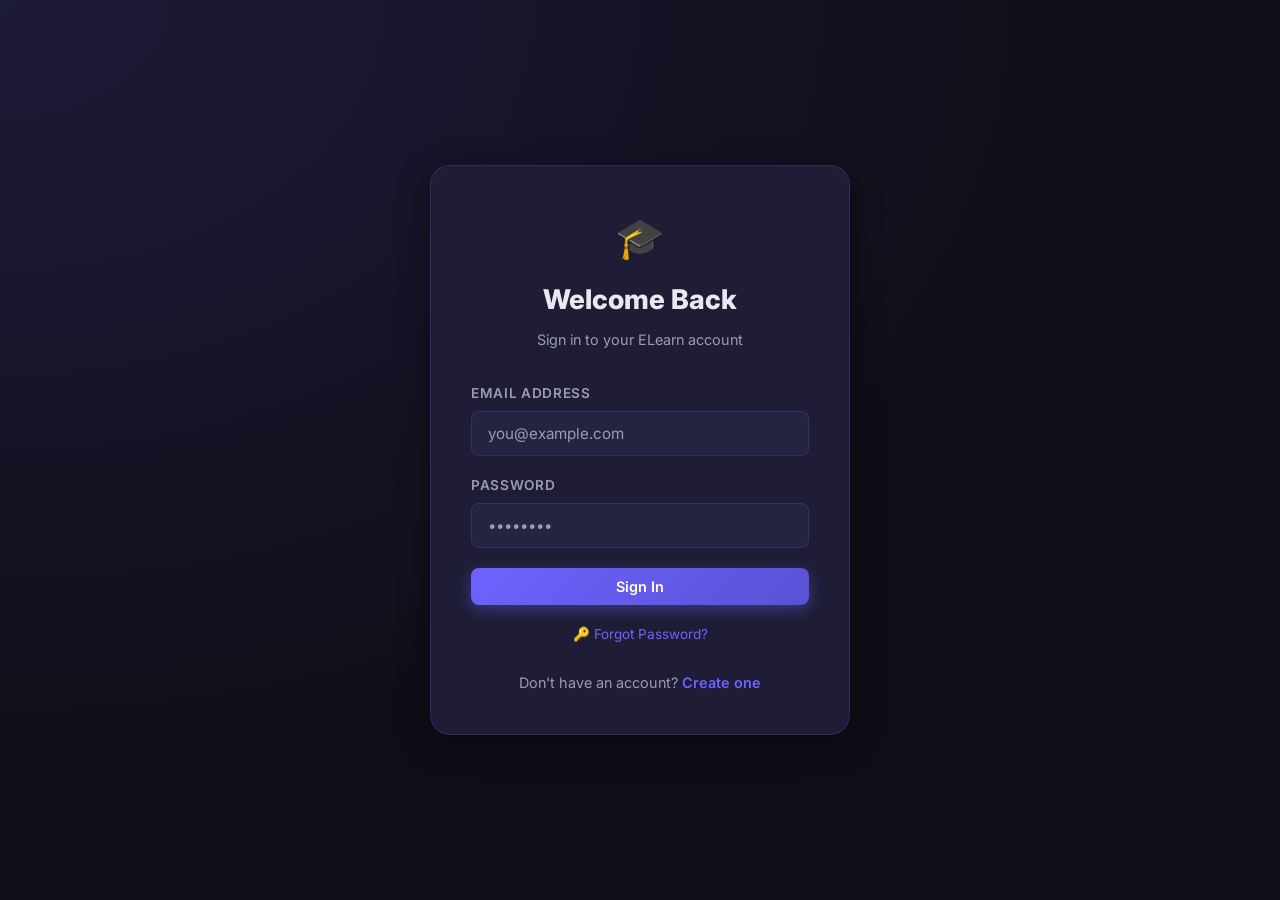
<file: src/main/resources/static/index.html>
<!DOCTYPE html>
<html lang="en">
<head>
    <meta charset="UTF-8">
    <meta name="viewport" content="width=device-width, initial-scale=1.0">
    <title>ELearn — Login</title>
    <meta name="description" content="Login to ELearn e-learning platform">
    <link rel="icon" type="image/png" href="/favicon.png"><link rel="stylesheet" href="css/style.css">
</head>
<body>

<div class="auth-container">
    <div class="auth-box">

        <div style="text-align:center; margin-bottom:2rem;">
            <div style="font-size:2.5rem; margin-bottom:0.5rem;">🎓</div>
            <h2>Welcome Back</h2>
            <p class="subtitle">Sign in to your ELearn account</p>
        </div>

        <div id="alert-box" class="alert"></div>

        <form id="login-form" novalidate>
            <div class="form-group">
                <label for="email">Email Address</label>
                <input type="email" id="email" class="form-control"
                       placeholder="you@example.com" required>
            </div>

            <div class="form-group">
                <label for="password">Password</label>
                <input type="password" id="password" class="form-control"
                       placeholder="••••••••" required>
            </div>

            <button type="submit" id="login-btn" class="btn btn-primary btn-block">
                Sign In
            </button>
        </form>

        <div style="text-align:center; margin-top:1rem;">
            <a href="forgot-password.html" style="color:var(--primary); font-size:0.85rem; text-decoration:none;">
                🔑 Forgot Password?
            </a>
        </div>

        <div class="auth-link">
            Don't have an account? <a href="register.html">Create one</a>
        </div>


    </div>
</div>

<script src="js/auth.js"></script>
</body>
</html>
</file>
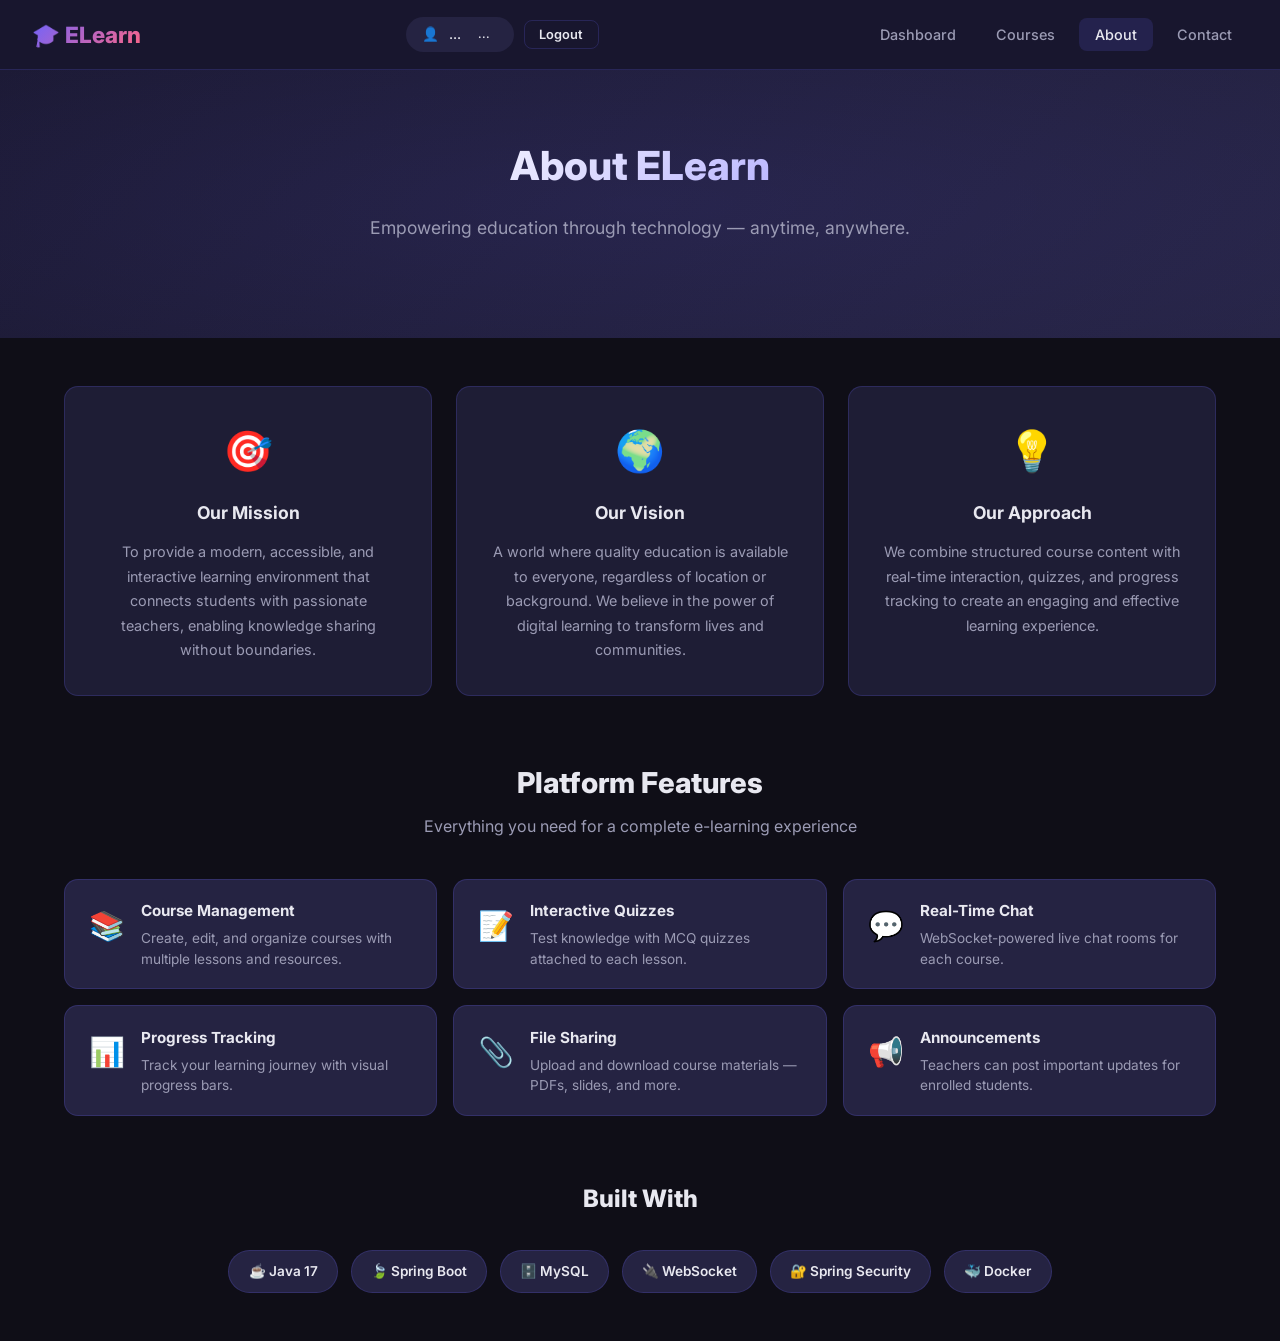
<file: src/main/resources/static/about.html>
<!DOCTYPE html>
<html lang="en">
<head>
    <meta charset="UTF-8">
    <meta name="viewport" content="width=device-width, initial-scale=1.0">
    <title>ELearn — About Us</title>
    <meta name="description" content="Learn more about ELearn, the modern e-learning platform">
    <link rel="icon" type="image/png" href="/favicon.png"><link rel="stylesheet" href="css/style.css">
</head>
<body>

<!-- Navigation -->
<nav class="navbar">
    <a class="navbar-brand" href="dashboard.html">🎓 ELearn</a>
    <div class="navbar-right" style="display:flex; align-items:center; gap:0.6rem;">
        <div class="user-badge">
            <span>👤</span>
            <span id="nav-username">...</span>
            <span id="nav-role" class="role-tag">...</span>
        </div>
        <button id="logout-btn" class="btn btn-outline btn-sm">Logout</button>
        <button class="menu-toggle" onclick="document.querySelector('.navbar-nav').classList.toggle('open')" aria-label="Toggle menu">☰</button>
    </div>
    <ul class="navbar-nav">
        <li><a class="nav-link" href="dashboard.html">Dashboard</a></li>
        <li><a class="nav-link" href="courses.html">Courses</a></li>
        <li><a class="nav-link active" href="about.html">About</a></li>
        <li><a class="nav-link" href="contact.html">Contact</a></li>
    </ul>
</nav>

<!-- Hero -->
<div class="hero" style="padding:4rem 2rem;">
    <h1 style="font-size:2.5rem;">About ELearn</h1>
    <p>Empowering education through technology — anytime, anywhere.</p>
</div>

<!-- About Content -->
<div class="container" style="padding:3rem 1.5rem;">

    <!-- Mission Section -->
    <div class="about-grid">
        <div class="about-card">
            <div class="about-icon">🎯</div>
            <h3>Our Mission</h3>
            <p>To provide a modern, accessible, and interactive learning environment
               that connects students with passionate teachers, enabling knowledge sharing
               without boundaries.</p>
        </div>
        <div class="about-card">
            <div class="about-icon">🌍</div>
            <h3>Our Vision</h3>
            <p>A world where quality education is available to everyone, regardless of
               location or background. We believe in the power of digital learning to
               transform lives and communities.</p>
        </div>
        <div class="about-card">
            <div class="about-icon">💡</div>
            <h3>Our Approach</h3>
            <p>We combine structured course content with real-time interaction,
               quizzes, and progress tracking to create an engaging and effective
               learning experience.</p>
        </div>
    </div>

    <!-- Features Section -->
    <div style="margin-top:4rem;">
        <h2 style="text-align:center; font-size:1.8rem; font-weight:800; margin-bottom:0.5rem;">
            Platform Features
        </h2>
        <p style="text-align:center; color:var(--text-muted); margin-bottom:2.5rem;">
            Everything you need for a complete e-learning experience
        </p>

        <div class="features-grid">
            <div class="feature-item">
                <span class="feature-emoji">📚</span>
                <div>
                    <h4>Course Management</h4>
                    <p>Create, edit, and organize courses with multiple lessons and resources.</p>
                </div>
            </div>
            <div class="feature-item">
                <span class="feature-emoji">📝</span>
                <div>
                    <h4>Interactive Quizzes</h4>
                    <p>Test knowledge with MCQ quizzes attached to each lesson.</p>
                </div>
            </div>
            <div class="feature-item">
                <span class="feature-emoji">💬</span>
                <div>
                    <h4>Real-Time Chat</h4>
                    <p>WebSocket-powered live chat rooms for each course.</p>
                </div>
            </div>
            <div class="feature-item">
                <span class="feature-emoji">📊</span>
                <div>
                    <h4>Progress Tracking</h4>
                    <p>Track your learning journey with visual progress bars.</p>
                </div>
            </div>
            <div class="feature-item">
                <span class="feature-emoji">📎</span>
                <div>
                    <h4>File Sharing</h4>
                    <p>Upload and download course materials — PDFs, slides, and more.</p>
                </div>
            </div>
            <div class="feature-item">
                <span class="feature-emoji">📢</span>
                <div>
                    <h4>Announcements</h4>
                    <p>Teachers can post important updates for enrolled students.</p>
                </div>
            </div>
        </div>
    </div>

    <!-- Tech Stack -->
    <div style="margin-top:4rem; text-align:center;">
        <h2 style="font-size:1.5rem; font-weight:800; margin-bottom:2rem;">Built With</h2>
        <div class="tech-stack">
            <div class="tech-badge">☕ Java 17</div>
            <div class="tech-badge">🍃 Spring Boot</div>
            <div class="tech-badge">🗄️ MySQL</div>
            <div class="tech-badge">🔌 WebSocket</div>
            <div class="tech-badge">🔐 Spring Security</div>
            <div class="tech-badge">🐳 Docker</div>
        </div>
    </div>
</div>

<script src="js/courses.js"></script>
<script>
    // Setup nav
    const user = getCurrentUser();
    if (user) {
        document.getElementById('nav-username').textContent = user.name;
        const roleTag = document.getElementById('nav-role');
        roleTag.textContent = user.role;
        roleTag.className = 'role-tag ' + user.role.toLowerCase();
    }
    document.getElementById('logout-btn').addEventListener('click', () => {
        localStorage.removeItem('user');
        window.location.href = '/index.html';
    });
</script>
</body>
</html>
</file>
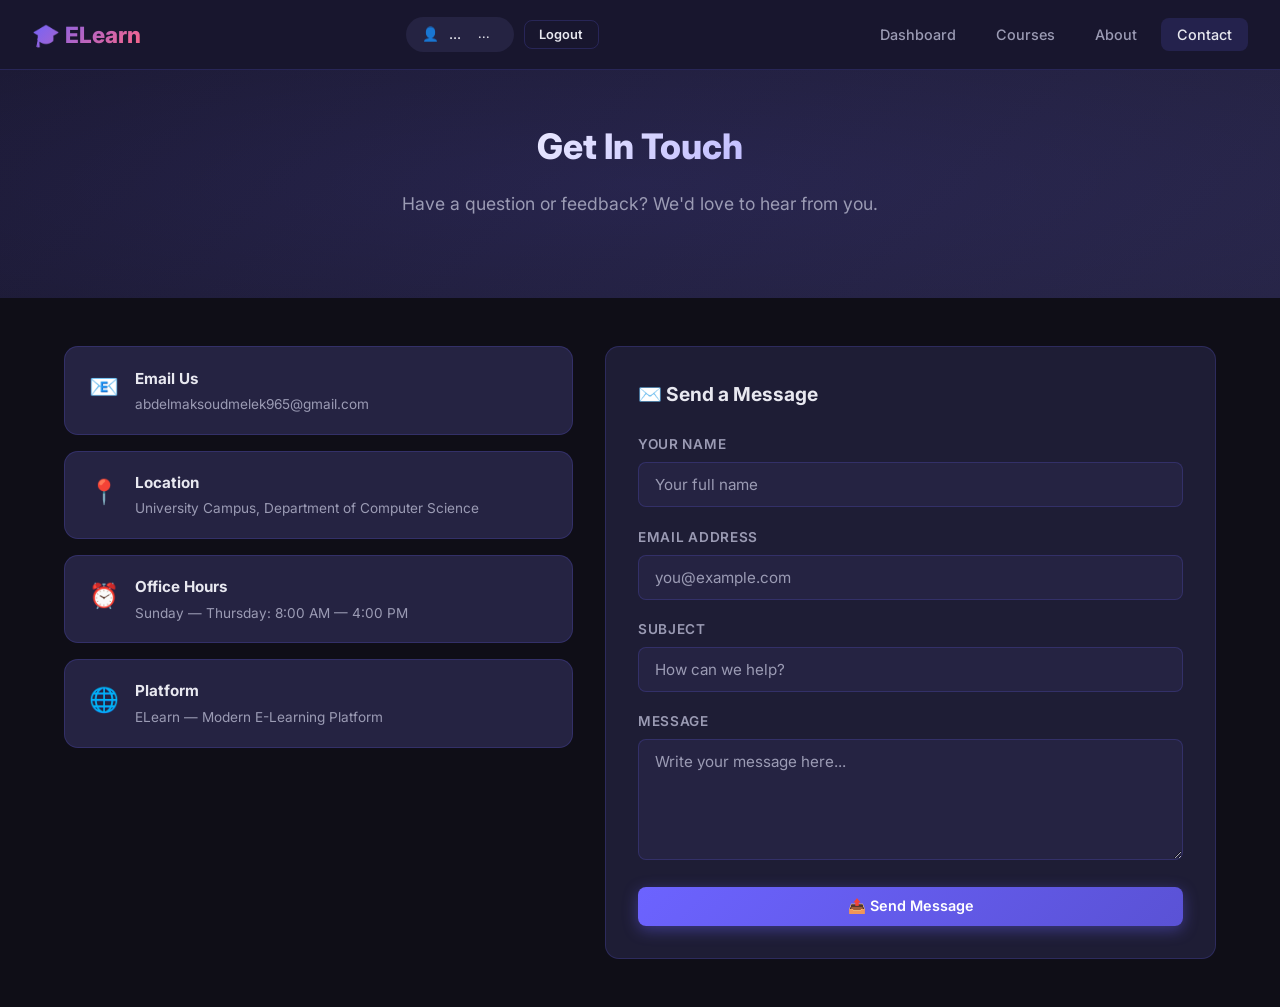
<file: src/main/resources/static/contact.html>
<!DOCTYPE html>
<html lang="en">
<head>
    <meta charset="UTF-8">
    <meta name="viewport" content="width=device-width, initial-scale=1.0">
    <title>ELearn — Contact Us</title>
    <meta name="description" content="Get in touch with the ELearn team">
    <link rel="icon" type="image/png" href="/favicon.png"><link rel="stylesheet" href="css/style.css">
</head>
<body>

<!-- Navigation -->
<nav class="navbar">
    <a class="navbar-brand" href="dashboard.html">🎓 ELearn</a>
    <div class="navbar-right" style="display:flex; align-items:center; gap:0.6rem;">
        <div class="user-badge">
            <span>👤</span>
            <span id="nav-username">...</span>
            <span id="nav-role" class="role-tag">...</span>
        </div>
        <button id="logout-btn" class="btn btn-outline btn-sm">Logout</button>
        <button class="menu-toggle" onclick="document.querySelector('.navbar-nav').classList.toggle('open')" aria-label="Toggle menu">☰</button>
    </div>
    <ul class="navbar-nav">
        <li><a class="nav-link" href="dashboard.html">Dashboard</a></li>
        <li><a class="nav-link" href="courses.html">Courses</a></li>
        <li><a class="nav-link" href="about.html">About</a></li>
        <li><a class="nav-link active" href="contact.html">Contact</a></li>
    </ul>
</nav>

<!-- Hero -->
<div class="hero" style="padding:3rem 2rem;">
    <h1 style="font-size:2.2rem;">Get In Touch</h1>
    <p>Have a question or feedback? We'd love to hear from you.</p>
</div>

<!-- Contact Content -->
<div class="container" style="padding:3rem 1.5rem;">
    <div class="contact-grid">

        <!-- Contact Info Cards -->
        <div>
            <div class="contact-info-card">
                <div class="contact-info-icon">📧</div>
                <div>
                    <h4>Email Us</h4>
                    <p>abdelmaksoudmelek965@gmail.com</p>
                </div>
            </div>
            <div class="contact-info-card">
                <div class="contact-info-icon">📍</div>
                <div>
                    <h4>Location</h4>
                    <p>University Campus, Department of Computer Science</p>
                </div>
            </div>
            <div class="contact-info-card">
                <div class="contact-info-icon">⏰</div>
                <div>
                    <h4>Office Hours</h4>
                    <p>Sunday — Thursday: 8:00 AM — 4:00 PM</p>
                </div>
            </div>
            <div class="contact-info-card">
                <div class="contact-info-icon">🌐</div>
                <div>
                    <h4>Platform</h4>
                    <p>ELearn — Modern E-Learning Platform</p>
                </div>
            </div>
        </div>

        <!-- Contact Form -->
        <div class="contact-form-card">
            <h3 style="font-size:1.2rem; font-weight:700; margin-bottom:1.5rem;">✉️ Send a Message</h3>
            <div id="contact-alert" class="alert"></div>

            <form id="contact-form" novalidate>
                <div class="form-group">
                    <label for="contact-name">Your Name</label>
                    <input type="text" id="contact-name" class="form-control" placeholder="Your full name" required>
                </div>
                <div class="form-group">
                    <label for="contact-email">Email Address</label>
                    <input type="email" id="contact-email" class="form-control" placeholder="you@example.com" required>
                </div>
                <div class="form-group">
                    <label for="contact-subject">Subject</label>
                    <input type="text" id="contact-subject" class="form-control" placeholder="How can we help?">
                </div>
                <div class="form-group">
                    <label for="contact-message">Message</label>
                    <textarea id="contact-message" class="form-control" rows="5"
                              placeholder="Write your message here..." required></textarea>
                </div>
                <button type="submit" id="send-btn" class="btn btn-primary btn-block">
                    📤 Send Message
                </button>
            </form>
        </div>
    </div>
</div>

<script src="js/courses.js"></script>
<script>
    // Setup nav
    const user = getCurrentUser();
    if (user) {
        document.getElementById('nav-username').textContent = user.name;
        const roleTag = document.getElementById('nav-role');
        roleTag.textContent = user.role;
        roleTag.className = 'role-tag ' + user.role.toLowerCase();

        // Pre-fill name and email
        document.getElementById('contact-name').value = user.name;
        document.getElementById('contact-email').value = user.email;
    }
    document.getElementById('logout-btn').addEventListener('click', () => {
        localStorage.removeItem('user');
        window.location.href = '/index.html';
    });

    // Contact form — sends real email via API
    document.getElementById('contact-form').addEventListener('submit', async (e) => {
        e.preventDefault();
        const alertEl = document.getElementById('contact-alert');
        const btn     = document.getElementById('send-btn');
        const name    = document.getElementById('contact-name').value.trim();
        const email   = document.getElementById('contact-email').value.trim();
        const subject = document.getElementById('contact-subject').value.trim();
        const message = document.getElementById('contact-message').value.trim();

        if (!name || !email || !message) {
            alertEl.className = 'alert alert-error show';
            alertEl.textContent = '⚠ Please fill in all required fields.';
            return;
        }

        btn.disabled = true;
        btn.innerHTML = '<span class="spinner"></span> Sending...';

        try {
            const res = await fetch(API_BASE + '/auth/contact', {
                method: 'POST',
                headers: { 'Content-Type': 'application/json' },
                body: JSON.stringify({ name, email, subject, message })
            });
            const data = await res.json();

            if (!res.ok) throw new Error(data.error || 'Send failed');

            alertEl.className = 'alert alert-success show';
            alertEl.textContent = '✅ Message sent successfully! We will get back to you soon.';
            document.getElementById('contact-subject').value = '';
            document.getElementById('contact-message').value = '';
        } catch (err) {
            alertEl.className = 'alert alert-error show';
            alertEl.textContent = '⚠ ' + err.message;
        } finally {
            btn.disabled = false;
            btn.innerHTML = '📤 Send Message';
        }
    });
</script>
</body>
</html>
</file>
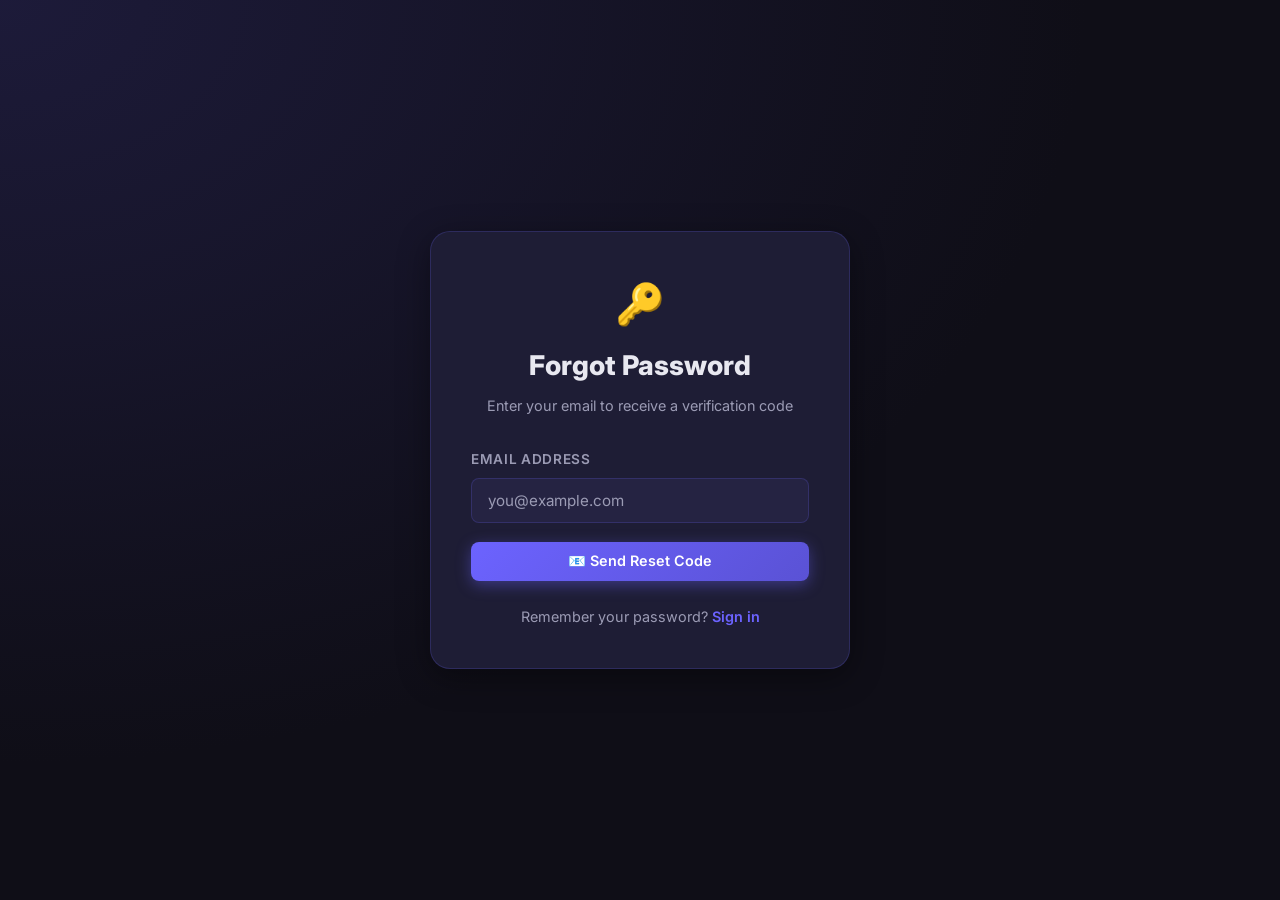
<file: src/main/resources/static/forgot-password.html>
<!DOCTYPE html>
<html lang="en">
<head>
    <meta charset="UTF-8">
    <meta name="viewport" content="width=device-width, initial-scale=1.0">
    <title>ELearn — Reset Password</title>
    <meta name="description" content="Reset your ELearn account password">
    <link rel="icon" type="image/png" href="/favicon.png"><link rel="stylesheet" href="css/style.css">
</head>
<body>

<div class="auth-container">
    <div class="auth-box">

        <!-- STEP 1: Enter Email -->
        <div id="step-email">
            <div style="text-align:center; margin-bottom:2rem;">
                <div style="font-size:2.5rem; margin-bottom:0.5rem;">🔑</div>
                <h2>Forgot Password</h2>
                <p class="subtitle">Enter your email to receive a verification code</p>
            </div>

            <div id="email-alert" class="alert"></div>

            <form id="email-form" novalidate>
                <div class="form-group">
                    <label for="reset-email">Email Address</label>
                    <input type="email" id="reset-email" class="form-control"
                           placeholder="you@example.com" required>
                </div>

                <button type="submit" id="send-code-btn" class="btn btn-primary btn-block">
                    📧 Send Reset Code
                </button>
            </form>

            <div class="auth-link">
                Remember your password? <a href="index.html">Sign in</a>
            </div>
        </div>

        <!-- STEP 2: Enter Code -->
        <div id="step-code" style="display:none;">
            <div style="text-align:center; margin-bottom:2rem;">
                <div style="font-size:2.5rem; margin-bottom:0.5rem;">📩</div>
                <h2>Enter Verification Code</h2>
                <p class="subtitle">We sent a 6-digit code to <strong id="display-email"></strong></p>
            </div>

            <div id="code-alert" class="alert"></div>

            <form id="code-form" novalidate>
                <div class="form-group">
                    <label for="reset-code">Verification Code</label>
                    <input type="text" id="reset-code" class="form-control"
                           placeholder="Enter 6-digit code" maxlength="6"
                           style="text-align:center; font-size:1.5rem; letter-spacing:0.5rem; font-weight:700;" required>
                </div>

                <button type="submit" id="verify-code-btn" class="btn btn-primary btn-block">
                    ✅ Verify Code
                </button>
            </form>

            <div class="auth-link">
                <a href="#" id="resend-link">Resend code</a> · <a href="index.html">Back to login</a>
            </div>
        </div>

        <!-- STEP 3: New Password -->
        <div id="step-password" style="display:none;">
            <div style="text-align:center; margin-bottom:2rem;">
                <div style="font-size:2.5rem; margin-bottom:0.5rem;">🔒</div>
                <h2>Set New Password</h2>
                <p class="subtitle">Choose a strong new password</p>
            </div>

            <div id="password-alert" class="alert"></div>

            <form id="password-form" novalidate>
                <div class="form-group">
                    <label for="new-password">New Password</label>
                    <input type="password" id="new-password" class="form-control"
                           placeholder="At least 6 characters" required>
                </div>
                <div class="form-group">
                    <label for="confirm-password">Confirm Password</label>
                    <input type="password" id="confirm-password" class="form-control"
                           placeholder="Repeat password" required>
                </div>

                <button type="submit" id="reset-btn" class="btn btn-primary btn-block">
                    🔐 Reset Password
                </button>
            </form>
        </div>

        <!-- STEP 4: Success -->
        <div id="step-success" style="display:none;">
            <div style="text-align:center; padding:2rem 0;">
                <div style="font-size:3rem; margin-bottom:1rem;">✅</div>
                <h2>Password Reset!</h2>
                <p class="subtitle" style="margin-bottom:2rem;">Your password has been changed successfully.</p>
                <a href="index.html" class="btn btn-primary btn-block">🔓 Sign In Now</a>
            </div>
        </div>

    </div>
</div>

<script>
const API = window.location.origin + '/api';
let resetEmail = '';
let resetCode = '';

// Helper to show alert
function showAlert(id, msg, type) {
    const el = document.getElementById(id);
    el.className = `alert alert-${type} show`;
    el.textContent = (type === 'error' ? '⚠ ' : '✓ ') + msg;
}

// STEP 1: Send code
document.getElementById('email-form').addEventListener('submit', async (e) => {
    e.preventDefault();
    const btn = document.getElementById('send-code-btn');
    const email = document.getElementById('reset-email').value.trim();

    if (!email || !email.includes('@')) {
        showAlert('email-alert', 'Please enter a valid email address', 'error');
        return;
    }

    btn.disabled = true;
    btn.innerHTML = '<span class="spinner"></span> Sending...';

    try {
        const res = await fetch(`${API}/auth/forgot-password`, {
            method: 'POST',
            headers: { 'Content-Type': 'application/json' },
            body: JSON.stringify({ email })
        });
        const data = await res.json();

        if (!res.ok) throw new Error(data.error || 'Failed to send code');

        resetEmail = email;
        document.getElementById('display-email').textContent = email;
        document.getElementById('step-email').style.display = 'none';
        document.getElementById('step-code').style.display = 'block';

    } catch (err) {
        showAlert('email-alert', err.message, 'error');
    } finally {
        btn.disabled = false;
        btn.innerHTML = '📧 Send Reset Code';
    }
});

// STEP 2: Verify code
document.getElementById('code-form').addEventListener('submit', async (e) => {
    e.preventDefault();
    const btn = document.getElementById('verify-code-btn');
    const code = document.getElementById('reset-code').value.trim();

    if (!code || code.length !== 6) {
        showAlert('code-alert', 'Please enter the 6-digit code', 'error');
        return;
    }

    btn.disabled = true;
    btn.innerHTML = '<span class="spinner"></span> Verifying...';

    try {
        const res = await fetch(`${API}/auth/verify-code`, {
            method: 'POST',
            headers: { 'Content-Type': 'application/json' },
            body: JSON.stringify({ email: resetEmail, code })
        });
        const data = await res.json();

        if (!res.ok) throw new Error(data.error || 'Invalid code');

        resetCode = code;
        document.getElementById('step-code').style.display = 'none';
        document.getElementById('step-password').style.display = 'block';

    } catch (err) {
        showAlert('code-alert', err.message, 'error');
    } finally {
        btn.disabled = false;
        btn.innerHTML = '✅ Verify Code';
    }
});

// STEP 3: Reset password
document.getElementById('password-form').addEventListener('submit', async (e) => {
    e.preventDefault();
    const btn = document.getElementById('reset-btn');
    const newPwd = document.getElementById('new-password').value;
    const confirmPwd = document.getElementById('confirm-password').value;

    if (newPwd.length < 6) {
        showAlert('password-alert', 'Password must be at least 6 characters', 'error');
        return;
    }
    if (newPwd !== confirmPwd) {
        showAlert('password-alert', 'Passwords do not match', 'error');
        return;
    }

    btn.disabled = true;
    btn.innerHTML = '<span class="spinner"></span> Resetting...';

    try {
        const res = await fetch(`${API}/auth/reset-password`, {
            method: 'POST',
            headers: { 'Content-Type': 'application/json' },
            body: JSON.stringify({ email: resetEmail, code: resetCode, newPassword: newPwd })
        });
        const data = await res.json();

        if (!res.ok) throw new Error(data.error || 'Reset failed');

        document.getElementById('step-password').style.display = 'none';
        document.getElementById('step-success').style.display = 'block';

    } catch (err) {
        showAlert('password-alert', err.message, 'error');
        btn.disabled = false;
        btn.innerHTML = '🔐 Reset Password';
    }
});

// Resend code
document.getElementById('resend-link').addEventListener('click', (e) => {
    e.preventDefault();
    document.getElementById('step-code').style.display = 'none';
    document.getElementById('step-email').style.display = 'block';
    document.getElementById('reset-email').value = resetEmail;
});
</script>
</body>
</html>
</file>
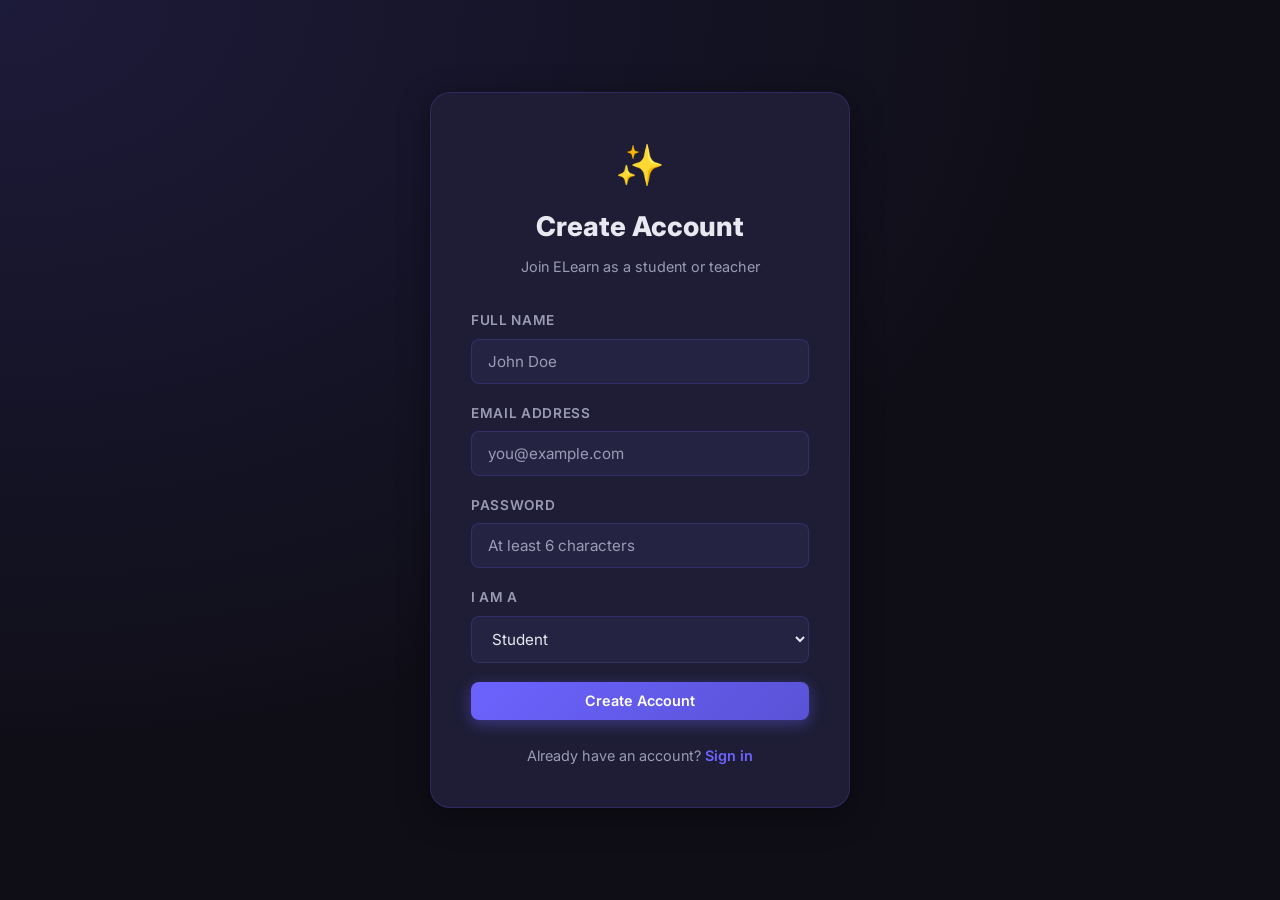
<file: src/main/resources/static/register.html>
<!DOCTYPE html>
<html lang="en">
<head>
    <meta charset="UTF-8">
    <meta name="viewport" content="width=device-width, initial-scale=1.0">
    <title>ELearn — Register</title>
    <meta name="description" content="Create a new ELearn account">
    <link rel="icon" type="image/png" href="/favicon.png"><link rel="stylesheet" href="css/style.css">
</head>
<body>

<div class="auth-container">
    <div class="auth-box">

        <div style="text-align:center; margin-bottom:2rem;">
            <div style="font-size:2.5rem; margin-bottom:0.5rem;">✨</div>
            <h2>Create Account</h2>
            <p class="subtitle">Join ELearn as a student or teacher</p>
        </div>

        <div id="alert-box" class="alert"></div>

        <form id="register-form" novalidate>
            <div class="form-group">
                <label for="name">Full Name</label>
                <input type="text" id="name" class="form-control"
                       placeholder="John Doe" required>
            </div>

            <div class="form-group">
                <label for="email">Email Address</label>
                <input type="email" id="email" class="form-control"
                       placeholder="you@example.com" required>
            </div>

            <div class="form-group">
                <label for="password">Password</label>
                <input type="password" id="password" class="form-control"
                       placeholder="At least 6 characters" required>
            </div>

            <div class="form-group">
                <label for="role">I am a</label>
                <select id="role" class="form-control">
                    <option value="STUDENT">Student</option>
                    <option value="TEACHER">Teacher</option>
                </select>
            </div>

            <button type="submit" id="register-btn" class="btn btn-primary btn-block">
                Create Account
            </button>
        </form>

        <div class="auth-link">
            Already have an account? <a href="index.html">Sign in</a>
        </div>
    </div>
</div>

<script src="js/auth.js"></script>
</body>
</html>
</file>
<file: src/main/resources/static/css/style.css>
@import url('https://fonts.googleapis.com/css2?family=Inter:wght@300;400;500;600;700;800&display=swap');

/* ===== CSS VARIABLES (Design Tokens) ===== */
:root {
    --primary:        #6C63FF;
    --primary-dark:   #5A52D5;
    --primary-light:  #EEF0FF;
    --secondary:      #FF6584;
    --accent:         #43E97B;
    --dark:           #0F0E17;
    --dark-2:         #1A1830;
    --dark-3:         #252342;
    --card-bg:        #1E1D35;
    --text:           #E8E8F0;
    --text-muted:     #9B9BB4;
    --border:         rgba(108,99,255,0.2);
    --success:        #43E97B;
    --danger:         #FF6B6B;
    --warning:        #FFD166;
    --radius:         14px;
    --radius-sm:      8px;
    --shadow:         0 8px 32px rgba(0,0,0,0.4);
    --transition:     all 0.3s cubic-bezier(0.4, 0, 0.2, 1);
}

/* ===== RESET ===== */
*, *::before, *::after { box-sizing: border-box; margin: 0; padding: 0; }

html { scroll-behavior: smooth; }

body {
    font-family: 'Inter', sans-serif;
    background: var(--dark);
    color: var(--text);
    min-height: 100vh;
    line-height: 1.6;
}

/* ===== SCROLLBAR ===== */
::-webkit-scrollbar { width: 6px; }
::-webkit-scrollbar-track { background: var(--dark-2); }
::-webkit-scrollbar-thumb { background: var(--primary); border-radius: 3px; }

/* ===== NAVBAR ===== */
.navbar {
    background: rgba(26, 24, 48, 0.95);
    backdrop-filter: blur(20px);
    border-bottom: 1px solid var(--border);
    padding: 0 2rem;
    height: 70px;
    display: flex;
    align-items: center;
    justify-content: space-between;
    position: sticky;
    top: 0;
    z-index: 100;
}

.navbar-brand {
    font-size: 1.4rem;
    font-weight: 800;
    background: linear-gradient(135deg, var(--primary), var(--secondary));
    -webkit-background-clip: text;
    -webkit-text-fill-color: transparent;
    background-clip: text;
    text-decoration: none;
    display: flex;
    align-items: center;
    gap: 0.5rem;
}

.navbar-nav {
    display: flex;
    align-items: center;
    gap: 0.5rem;
    list-style: none;
}

.nav-link {
    color: var(--text-muted);
    text-decoration: none;
    padding: 0.5rem 1rem;
    border-radius: var(--radius-sm);
    font-size: 0.9rem;
    font-weight: 500;
    transition: var(--transition);
}

.nav-link:hover, .nav-link.active {
    color: var(--text);
    background: rgba(108,99,255,0.15);
}

.user-badge {
    display: flex;
    align-items: center;
    gap: 0.6rem;
    padding: 0.4rem 1rem;
    background: var(--dark-3);
    border-radius: 50px;
    font-size: 0.85rem;
    font-weight: 500;
}

.role-tag {
    font-size: 0.7rem;
    padding: 2px 8px;
    border-radius: 50px;
    font-weight: 600;
    text-transform: uppercase;
}

.role-tag.teacher { background: rgba(67,233,123,0.2); color: var(--accent); }
.role-tag.student { background: rgba(108,99,255,0.2); color: var(--primary); }

/* ===== HERO SECTION ===== */
.hero {
    background: linear-gradient(135deg, var(--dark-2) 0%, var(--dark-3) 100%);
    padding: 5rem 2rem;
    text-align: center;
    position: relative;
    overflow: hidden;
}

.hero::before {
    content: '';
    position: absolute;
    top: -50%;
    left: -50%;
    width: 200%;
    height: 200%;
    background: radial-gradient(ellipse at center, rgba(108,99,255,0.1) 0%, transparent 70%);
    animation: pulse 6s ease-in-out infinite;
}

@keyframes pulse {
    0%, 100% { transform: scale(1); opacity: 0.5; }
    50%       { transform: scale(1.1); opacity: 1; }
}

.hero h1 {
    font-size: clamp(2rem, 5vw, 3.5rem);
    font-weight: 800;
    background: linear-gradient(135deg, #fff 30%, var(--primary) 100%);
    -webkit-background-clip: text;
    -webkit-text-fill-color: transparent;
    background-clip: text;
    margin-bottom: 1rem;
    position: relative;
}

.hero p {
    color: var(--text-muted);
    font-size: 1.1rem;
    max-width: 550px;
    margin: 0 auto 2rem;
    position: relative;
}

/* ===== MAIN LAYOUT ===== */
.container {
    max-width: 1200px;
    margin: 0 auto;
    padding: 0 1.5rem;
}

.page {
    display: none;
    min-height: calc(100vh - 70px);
}

.page.active { display: block; }

/* ===== CARDS ===== */
.card {
    background: var(--card-bg);
    border: 1px solid var(--border);
    border-radius: var(--radius);
    padding: 1.5rem;
    transition: var(--transition);
}

.card:hover {
    border-color: rgba(108,99,255,0.5);
    transform: translateY(-3px);
    box-shadow: 0 12px 40px rgba(108,99,255,0.15);
}

.course-grid {
    display: grid;
    grid-template-columns: repeat(auto-fill, minmax(300px, 1fr));
    gap: 1.5rem;
    padding: 2rem 0;
}

.course-card {
    background: var(--card-bg);
    border: 1px solid var(--border);
    border-radius: var(--radius);
    overflow: hidden;
    transition: var(--transition);
    cursor: pointer;
}

.course-card:hover {
    border-color: var(--primary);
    transform: translateY(-4px);
    box-shadow: 0 16px 40px rgba(108,99,255,0.2);
}

.course-card-header {
    height: 120px;
    background: linear-gradient(135deg, var(--primary), var(--secondary));
    display: flex;
    align-items: center;
    justify-content: center;
    font-size: 2.5rem;
    position: relative;
}

.course-card-body { padding: 1.2rem; }
.course-card h3 { font-size: 1rem; font-weight: 700; margin-bottom: 0.4rem; }
.course-card p  { color: var(--text-muted); font-size: 0.85rem; line-height: 1.5; }

.course-meta {
    display: flex;
    gap: 1rem;
    margin-top: 1rem;
    padding-top: 0.8rem;
    border-top: 1px solid var(--border);
    font-size: 0.8rem;
    color: var(--text-muted);
}

.course-meta span { display: flex; align-items: center; gap: 0.3rem; }

/* ===== BUTTONS ===== */
.btn {
    display: inline-flex;
    align-items: center;
    gap: 0.5rem;
    padding: 0.65rem 1.4rem;
    border: none;
    border-radius: var(--radius-sm);
    font-family: 'Inter', sans-serif;
    font-size: 0.9rem;
    font-weight: 600;
    cursor: pointer;
    text-decoration: none;
    transition: var(--transition);
    white-space: nowrap;
}

.btn-primary {
    background: linear-gradient(135deg, var(--primary), var(--primary-dark));
    color: #fff;
    box-shadow: 0 4px 15px rgba(108,99,255,0.4);
}

.btn-primary:hover {
    transform: translateY(-2px);
    box-shadow: 0 8px 25px rgba(108,99,255,0.5);
}

.btn-outline {
    background: transparent;
    border: 1px solid var(--border);
    color: var(--text);
}

.btn-outline:hover {
    background: var(--dark-3);
    border-color: var(--primary);
}

.btn-success {
    background: linear-gradient(135deg, #43e97b, #38f9d7);
    color: var(--dark);
}

.btn-danger { background: var(--danger); color: #fff; }

.btn-sm { padding: 0.4rem 0.9rem; font-size: 0.8rem; }
.btn-block { width: 100%; justify-content: center; }

/* ===== FORMS ===== */
.form-group { margin-bottom: 1.2rem; }
.form-group label {
    display: block;
    font-size: 0.85rem;
    font-weight: 600;
    color: var(--text-muted);
    margin-bottom: 0.4rem;
    text-transform: uppercase;
    letter-spacing: 0.05em;
}

.form-control {
    width: 100%;
    padding: 0.75rem 1rem;
    background: var(--dark-3);
    border: 1px solid var(--border);
    border-radius: var(--radius-sm);
    color: var(--text);
    font-family: 'Inter', sans-serif;
    font-size: 0.95rem;
    transition: var(--transition);
    outline: none;
}

.form-control:focus {
    border-color: var(--primary);
    box-shadow: 0 0 0 3px rgba(108,99,255,0.2);
}

.form-control::placeholder { color: var(--text-muted); }

select.form-control option { background: var(--dark-3); }

textarea.form-control { resize: vertical; min-height: 120px; }

/* ===== AUTH PAGES ===== */
.auth-container {
    min-height: 100vh;
    display: flex;
    align-items: center;
    justify-content: center;
    padding: 2rem;
    background: radial-gradient(ellipse at top left, rgba(108,99,255,0.15) 0%, var(--dark) 60%);
}

.auth-box {
    width: 100%;
    max-width: 420px;
    background: var(--card-bg);
    border: 1px solid var(--border);
    border-radius: 20px;
    padding: 2.5rem;
    box-shadow: var(--shadow);
}

.auth-box h2 {
    font-size: 1.7rem;
    font-weight: 800;
    margin-bottom: 0.4rem;
}

.auth-box .subtitle {
    color: var(--text-muted);
    font-size: 0.9rem;
    margin-bottom: 2rem;
}

.auth-link {
    text-align: center;
    margin-top: 1.5rem;
    font-size: 0.9rem;
    color: var(--text-muted);
}

.auth-link a { color: var(--primary); text-decoration: none; font-weight: 600; }

/* ===== DASHBOARD ===== */
.dashboard-header {
    padding: 2.5rem 0 1.5rem;
    border-bottom: 1px solid var(--border);
    margin-bottom: 2rem;
}

.dashboard-header h1 {
    font-size: 1.8rem;
    font-weight: 800;
}

.stats-grid {
    display: grid;
    grid-template-columns: repeat(auto-fit, minmax(180px, 1fr));
    gap: 1rem;
    margin-bottom: 2rem;
}

.stat-card {
    background: var(--dark-3);
    border: 1px solid var(--border);
    border-radius: var(--radius);
    padding: 1.2rem;
    display: flex;
    align-items: center;
    gap: 1rem;
}

.stat-icon {
    width: 48px;
    height: 48px;
    border-radius: var(--radius-sm);
    display: flex;
    align-items: center;
    justify-content: center;
    font-size: 1.4rem;
    flex-shrink: 0;
}

.stat-icon.purple { background: rgba(108,99,255,0.2); }
.stat-icon.green  { background: rgba(67,233,123,0.2); }
.stat-icon.pink   { background: rgba(255,101,132,0.2); }

.stat-value { font-size: 1.6rem; font-weight: 800; line-height: 1; }
.stat-label { font-size: 0.78rem; color: var(--text-muted); margin-top: 2px; }

/* ===== SECTION HEADERS ===== */
.section-header {
    display: flex;
    align-items: center;
    justify-content: space-between;
    margin-bottom: 1.2rem;
}

.section-header h2 { font-size: 1.2rem; font-weight: 700; }

/* ===== COURSE DETAIL ===== */
.course-detail-header {
    background: linear-gradient(135deg, var(--dark-2), var(--dark-3));
    border-bottom: 1px solid var(--border);
    padding: 2rem 0;
}

.course-detail-layout {
    display: grid;
    grid-template-columns: 320px 1fr;
    gap: 1.5rem;
    align-items: start;
}

.lesson-list { display: flex; flex-direction: column; gap: 0.6rem; }

.lesson-item {
    background: var(--dark-3);
    border: 1px solid var(--border);
    border-radius: var(--radius-sm);
    padding: 0.9rem 1.2rem;
    cursor: pointer;
    transition: var(--transition);
    display: flex;
    align-items: center;
    gap: 1rem;
}

.lesson-item:hover, .lesson-item.active {
    border-color: var(--primary);
    background: rgba(108,99,255,0.1);
}

.lesson-num {
    width: 30px;
    height: 30px;
    border-radius: 50%;
    background: var(--primary);
    display: flex;
    align-items: center;
    justify-content: center;
    font-size: 0.75rem;
    font-weight: 700;
    flex-shrink: 0;
}

.lesson-content-view {
    background: var(--dark-3);
    border: 1px solid var(--border);
    border-radius: var(--radius);
    padding: 2rem;
    min-height: 300px;
    line-height: 1.8;
}

/* ===== CHAT ===== */
.chat-container {
    display: flex;
    flex-direction: column;
    height: calc(100vh - 200px);
    background: var(--card-bg);
    border: 1px solid var(--border);
    border-radius: var(--radius);
    overflow: hidden;
}

.chat-header {
    padding: 1rem 1.5rem;
    background: var(--dark-3);
    border-bottom: 1px solid var(--border);
    display: flex;
    align-items: center;
    gap: 0.8rem;
}

.chat-status {
    width: 10px;
    height: 10px;
    border-radius: 50%;
    background: var(--success);
    box-shadow: 0 0 8px var(--success);
    animation: blink 2s infinite;
}

@keyframes blink {
    0%, 100% { opacity: 1; }
    50%       { opacity: 0.4; }
}

.chat-messages {
    flex: 1;
    overflow-y: auto;
    padding: 1.5rem;
    display: flex;
    flex-direction: column;
    gap: 0.8rem;
}

.chat-msg {
    display: flex;
    flex-direction: column;
    max-width: 70%;
}

.chat-msg.mine { align-self: flex-end; align-items: flex-end; }
.chat-msg.other { align-self: flex-start; }

.msg-bubble {
    padding: 0.7rem 1rem;
    border-radius: 16px;
    font-size: 0.9rem;
    line-height: 1.5;
}

.chat-msg.mine  .msg-bubble { background: var(--primary); color: #fff; border-radius: 16px 16px 4px 16px; }
.chat-msg.other .msg-bubble { background: var(--dark-3); border: 1px solid var(--border); border-radius: 16px 16px 16px 4px; }

.msg-meta {
    font-size: 0.72rem;
    color: var(--text-muted);
    margin-top: 2px;
    display: flex;
    align-items: center;
    gap: 0.4rem;
}

.chat-input-area {
    padding: 1rem 1.5rem;
    border-top: 1px solid var(--border);
    display: flex;
    gap: 0.8rem;
    align-items: center;
}

.chat-input {
    flex: 1;
    padding: 0.7rem 1rem;
    background: var(--dark-3);
    border: 1px solid var(--border);
    border-radius: 50px;
    color: var(--text);
    font-family: 'Inter', sans-serif;
    font-size: 0.9rem;
    outline: none;
    transition: var(--transition);
}

.chat-input:focus { border-color: var(--primary); }

/* ===== ALERTS ===== */
.alert {
    padding: 0.8rem 1rem;
    border-radius: var(--radius-sm);
    font-size: 0.88rem;
    margin-bottom: 1rem;
    display: none;
}

.alert.show { display: flex; align-items: center; gap: 0.5rem; }
.alert-error   { background: rgba(255,107,107,0.15); border: 1px solid rgba(255,107,107,0.3); color: #FF6B6B; }
.alert-success { background: rgba(67,233,123,0.15); border: 1px solid rgba(67,233,123,0.3); color: var(--success); }

/* ===== BADGE ===== */
.badge {
    font-size: 0.72rem;
    padding: 3px 8px;
    border-radius: 50px;
    font-weight: 600;
}

.badge-primary { background: rgba(108,99,255,0.2); color: var(--primary); }
.badge-success { background: rgba(67,233,123,0.2); color: var(--success); }

/* ===== MODAL ===== */
.modal-overlay {
    position: fixed;
    inset: 0;
    background: rgba(0,0,0,0.7);
    backdrop-filter: blur(4px);
    display: none;
    align-items: center;
    justify-content: center;
    z-index: 999;
    padding: 1rem;
}

.modal-overlay.open { display: flex; }

.modal-box {
    background: var(--card-bg);
    border: 1px solid var(--border);
    border-radius: 20px;
    width: 100%;
    max-width: 500px;
    padding: 2rem;
    box-shadow: var(--shadow);
    animation: modalIn 0.3s ease;
}

@keyframes modalIn {
    from { transform: scale(0.9) translateY(20px); opacity: 0; }
    to   { transform: scale(1) translateY(0); opacity: 1; }
}

.modal-header {
    display: flex;
    justify-content: space-between;
    align-items: center;
    margin-bottom: 1.5rem;
}

.modal-header h3 { font-size: 1.2rem; font-weight: 700; }
.modal-close { background: none; border: none; color: var(--text-muted); cursor: pointer; font-size: 1.3rem; }

/* ===== EMPTY STATE ===== */
.empty-state {
    text-align: center;
    padding: 4rem 2rem;
    color: var(--text-muted);
}

.empty-state .icon { font-size: 3rem; margin-bottom: 1rem; }
.empty-state h3 { font-size: 1.1rem; font-weight: 600; margin-bottom: 0.5rem; color: var(--text); }

/* ===== TABS ===== */
.tabs { display: flex; gap: 0.3rem; border-bottom: 1px solid var(--border); margin-bottom: 1.5rem; }

.tab-btn {
    padding: 0.6rem 1.2rem;
    background: none;
    border: none;
    border-bottom: 2px solid transparent;
    color: var(--text-muted);
    font-family: 'Inter', sans-serif;
    font-size: 0.9rem;
    font-weight: 500;
    cursor: pointer;
    transition: var(--transition);
    margin-bottom: -1px;
}

.tab-btn.active { color: var(--primary); border-bottom-color: var(--primary); }

/* ===== LOADING SPINNER ===== */
.spinner {
    width: 20px;
    height: 20px;
    border: 2px solid rgba(255,255,255,0.2);
    border-top-color: #fff;
    border-radius: 50%;
    animation: spin 0.7s linear infinite;
    display: inline-block;
}

@keyframes spin { to { transform: rotate(360deg); } }

/* ===== PROFILE PAGE ===== */
.profile-grid {
    display: grid;
    grid-template-columns: 320px 1fr;
    gap: 1.5rem;
    margin-top: 2rem;
}

.profile-card {
    background: var(--card-bg);
    border: 1px solid var(--border);
    border-radius: var(--radius);
    padding: 2rem 1.5rem;
    text-align: center;
    position: relative;
    overflow: hidden;
    height: fit-content;
}

.profile-card::before {
    content: '';
    position: absolute;
    top: 0;
    left: 0;
    right: 0;
    height: 80px;
    background: linear-gradient(135deg, var(--primary), var(--secondary));
    opacity: 0.3;
}

.profile-avatar {
    width: 80px;
    height: 80px;
    border-radius: 50%;
    background: linear-gradient(135deg, var(--primary), var(--secondary));
    display: flex;
    align-items: center;
    justify-content: center;
    font-size: 2.2rem;
    margin: 0 auto 1rem;
    position: relative;
    border: 3px solid var(--dark);
    box-shadow: 0 4px 20px rgba(108,99,255,0.3);
}

.profile-display-name {
    font-size: 1.3rem;
    font-weight: 800;
    margin-bottom: 0.5rem;
    position: relative;
}

.profile-info-list {
    margin-top: 1.5rem;
    text-align: left;
    position: relative;
}

.profile-info-row {
    display: flex;
    justify-content: space-between;
    align-items: center;
    padding: 0.7rem 0;
    border-bottom: 1px solid var(--border);
}

.profile-info-row:last-child {
    border-bottom: none;
}

.profile-info-label {
    font-size: 0.82rem;
    color: var(--text-muted);
    font-weight: 500;
}

.profile-info-value {
    font-size: 0.85rem;
    font-weight: 600;
    color: var(--text);
    max-width: 170px;
    overflow: hidden;
    text-overflow: ellipsis;
    white-space: nowrap;
}

.profile-form-card {
    background: var(--card-bg);
    border: 1px solid var(--border);
    border-radius: var(--radius);
    padding: 1.8rem;
    transition: var(--transition);
}

.profile-form-card:hover {
    border-color: rgba(108,99,255,0.4);
    box-shadow: 0 8px 30px rgba(108,99,255,0.1);
}

.profile-form-header {
    display: flex;
    align-items: center;
    gap: 1rem;
    margin-bottom: 1.5rem;
    padding-bottom: 1rem;
    border-bottom: 1px solid var(--border);
}

.profile-form-header h3 {
    font-size: 1.05rem;
    font-weight: 700;
}

.profile-form-icon {
    width: 44px;
    height: 44px;
    border-radius: var(--radius-sm);
    background: rgba(108,99,255,0.15);
    display: flex;
    align-items: center;
    justify-content: center;
    font-size: 1.3rem;
    flex-shrink: 0;
}

/* ===== QUIZ SECTION ===== */
.quiz-section {
    display: flex;
    flex-direction: column;
    gap: 1rem;
}

.quiz-section-title {
    font-size: 1.1rem;
    font-weight: 700;
    margin-bottom: 0.5rem;
    color: var(--text);
}

.quiz-card {
    background: var(--dark-3);
    border: 1px solid var(--border);
    border-radius: var(--radius);
    padding: 1.2rem;
    transition: var(--transition);
}

.quiz-card.correct {
    border-color: rgba(67,233,123,0.4);
    background: rgba(67,233,123,0.05);
}

.quiz-card.incorrect {
    border-color: rgba(255,107,107,0.4);
    background: rgba(255,107,107,0.05);
}

.quiz-question {
    display: flex;
    align-items: flex-start;
    gap: 0.8rem;
    font-size: 0.95rem;
    font-weight: 600;
    margin-bottom: 1rem;
    line-height: 1.5;
}

.quiz-num {
    width: 28px;
    height: 28px;
    border-radius: 50%;
    background: linear-gradient(135deg, var(--primary), var(--secondary));
    display: flex;
    align-items: center;
    justify-content: center;
    font-size: 0.72rem;
    font-weight: 700;
    flex-shrink: 0;
    color: #fff;
}

.quiz-options {
    display: grid;
    grid-template-columns: 1fr 1fr;
    gap: 0.5rem;
}

.quiz-option {
    display: flex;
    align-items: center;
    gap: 0.6rem;
    padding: 0.7rem 1rem;
    background: var(--card-bg);
    border: 1px solid var(--border);
    border-radius: var(--radius-sm);
    color: var(--text);
    font-family: 'Inter', sans-serif;
    font-size: 0.85rem;
    cursor: pointer;
    transition: var(--transition);
    text-align: left;
    position: relative;
}

.quiz-option:hover:not(:disabled) {
    border-color: var(--primary);
    background: rgba(108,99,255,0.1);
}

.quiz-option:disabled {
    cursor: default;
    opacity: 0.85;
}

.quiz-option.correct {
    border-color: var(--success) !important;
    background: rgba(67,233,123,0.15) !important;
}

.quiz-option.wrong {
    border-color: var(--danger) !important;
    background: rgba(255,107,107,0.15) !important;
}

.quiz-option-letter {
    width: 26px;
    height: 26px;
    border-radius: 50%;
    background: var(--dark-3);
    display: flex;
    align-items: center;
    justify-content: center;
    font-size: 0.75rem;
    font-weight: 700;
    flex-shrink: 0;
    color: var(--primary);
}

.quiz-selected-mark {
    margin-left: auto;
    font-size: 0.8rem;
}

.quiz-result {
    margin-top: 0.8rem;
    padding: 0.6rem 1rem;
    border-radius: var(--radius-sm);
    font-size: 0.85rem;
    font-weight: 600;
}

.quiz-result.correct {
    background: rgba(67,233,123,0.15);
    color: var(--success);
}

.quiz-result.incorrect {
    background: rgba(255,107,107,0.15);
    color: var(--danger);
}

.quiz-teacher-info {
    margin-top: 0.6rem;
    padding-top: 0.6rem;
    border-top: 1px solid var(--border);
    display: flex;
    align-items: center;
    justify-content: space-between;
    font-size: 0.8rem;
    color: var(--text-muted);
}

.quiz-add-form {
    margin-top: 1.5rem;
    padding: 1.5rem;
    background: var(--card-bg);
    border: 1px dashed var(--border);
    border-radius: var(--radius);
}

/* ===== ANNOUNCEMENTS ===== */
.announcements-container {
    display: flex;
    flex-direction: column;
    gap: 1rem;
}

.announcement-form-card {
    background: var(--card-bg);
    border: 1px solid var(--border);
    border-radius: var(--radius);
    padding: 1.5rem;
    margin-bottom: 0.5rem;
}

.announcement-card {
    background: var(--dark-3);
    border: 1px solid var(--border);
    border-radius: var(--radius);
    padding: 1.2rem 1.5rem;
    transition: var(--transition);
}

.announcement-card:hover {
    border-color: rgba(108,99,255,0.4);
}

.announcement-header {
    display: flex;
    justify-content: space-between;
    align-items: flex-start;
    margin-bottom: 0.8rem;
}

.announcement-title {
    font-size: 1rem;
    font-weight: 700;
    margin-bottom: 0.3rem;
}

.announcement-meta {
    display: flex;
    gap: 1rem;
    font-size: 0.78rem;
    color: var(--text-muted);
}

.announcement-content {
    font-size: 0.9rem;
    line-height: 1.7;
    color: var(--text-muted);
    white-space: pre-wrap;
}

/* ===== PROGRESS BAR ===== */
.progress-section {
    padding: 1rem 0;
}

.progress-header {
    display: flex;
    justify-content: space-between;
    align-items: center;
    margin-bottom: 0.4rem;
}

.progress-label {
    font-size: 0.85rem;
    font-weight: 600;
    color: var(--text);
}

.progress-pct {
    font-size: 0.9rem;
    font-weight: 800;
    background: linear-gradient(135deg, var(--primary), var(--accent));
    -webkit-background-clip: text;
    -webkit-text-fill-color: transparent;
    background-clip: text;
}

.progress-bar-track {
    width: 100%;
    height: 10px;
    background: var(--dark-3);
    border-radius: 50px;
    overflow: hidden;
    border: 1px solid var(--border);
}

.progress-bar-fill {
    height: 100%;
    background: linear-gradient(90deg, var(--primary), var(--accent));
    border-radius: 50px;
    transition: width 0.6s cubic-bezier(0.4, 0, 0.2, 1);
    min-width: 0;
}

.progress-detail {
    font-size: 0.78rem;
    color: var(--text-muted);
    margin-top: 0.3rem;
}

.lesson-item.completed {
    border-color: rgba(67,233,123,0.3);
}

.lesson-check {
    font-size: 0.85rem;
    flex-shrink: 0;
    margin-left: auto;
}

.lesson-completed-badge {
    margin-top: 1rem;
    padding: 0.5rem 1rem;
    background: rgba(67,233,123,0.15);
    border: 1px solid rgba(67,233,123,0.3);
    border-radius: var(--radius-sm);
    color: var(--success);
    font-size: 0.85rem;
    font-weight: 600;
    display: inline-block;
}

/* ===== LIVE CLASS ===== */
.live-class-container {
    background: var(--card-bg);
    border: 1px solid var(--border);
    border-radius: var(--radius);
    padding: 1.5rem;
    min-height: 300px;
}

#jitsi-container iframe {
    border-radius: var(--radius) !important;
}

#live-lobby .empty-state {
    background: linear-gradient(135deg, rgba(108,99,255,0.05) 0%, rgba(255,101,132,0.05) 100%);
    border: 1px dashed var(--border);
    border-radius: var(--radius);
}

#join-live-btn {
    animation: pulse-btn 2s ease-in-out infinite;
}

@keyframes pulse-btn {
    0%, 100% { box-shadow: 0 4px 15px rgba(108,99,255,0.4); }
    50%      { box-shadow: 0 4px 30px rgba(108,99,255,0.7); }
}

/* ===== ABOUT PAGE ===== */
.about-grid {
    display: grid;
    grid-template-columns: repeat(auto-fit, minmax(280px, 1fr));
    gap: 1.5rem;
}

.about-card {
    background: var(--card-bg);
    border: 1px solid var(--border);
    border-radius: var(--radius);
    padding: 2rem;
    text-align: center;
    transition: var(--transition);
}

.about-card:hover {
    border-color: var(--primary);
    transform: translateY(-4px);
    box-shadow: 0 12px 40px rgba(108,99,255,0.15);
}

.about-icon {
    font-size: 2.5rem;
    margin-bottom: 1rem;
}

.about-card h3 {
    font-size: 1.1rem;
    font-weight: 700;
    margin-bottom: 0.8rem;
}

.about-card p {
    color: var(--text-muted);
    font-size: 0.9rem;
    line-height: 1.7;
}

.features-grid {
    display: grid;
    grid-template-columns: repeat(auto-fit, minmax(300px, 1fr));
    gap: 1rem;
}

.feature-item {
    display: flex;
    align-items: flex-start;
    gap: 1rem;
    padding: 1.2rem 1.5rem;
    background: var(--dark-3);
    border: 1px solid var(--border);
    border-radius: var(--radius);
    transition: var(--transition);
}

.feature-item:hover {
    border-color: rgba(108,99,255,0.4);
    background: rgba(108,99,255,0.05);
}

.feature-emoji {
    font-size: 1.8rem;
    flex-shrink: 0;
    margin-top: 0.2rem;
}

.feature-item h4 {
    font-size: 0.95rem;
    font-weight: 700;
    margin-bottom: 0.3rem;
}

.feature-item p {
    color: var(--text-muted);
    font-size: 0.85rem;
    line-height: 1.5;
}

.tech-stack {
    display: flex;
    flex-wrap: wrap;
    justify-content: center;
    gap: 0.8rem;
}

.tech-badge {
    padding: 0.6rem 1.2rem;
    background: var(--dark-3);
    border: 1px solid var(--border);
    border-radius: 50px;
    font-size: 0.85rem;
    font-weight: 600;
    transition: var(--transition);
}

.tech-badge:hover {
    border-color: var(--primary);
    background: rgba(108,99,255,0.1);
}

/* ===== CONTACT PAGE ===== */
.contact-grid {
    display: grid;
    grid-template-columns: 1fr 1.2fr;
    gap: 2rem;
    align-items: start;
}

.contact-info-card {
    display: flex;
    align-items: flex-start;
    gap: 1rem;
    padding: 1.2rem 1.5rem;
    background: var(--dark-3);
    border: 1px solid var(--border);
    border-radius: var(--radius);
    margin-bottom: 1rem;
    transition: var(--transition);
}

.contact-info-card:hover {
    border-color: rgba(108,99,255,0.4);
}

.contact-info-icon {
    font-size: 1.5rem;
    flex-shrink: 0;
    margin-top: 0.1rem;
}

.contact-info-card h4 {
    font-size: 0.95rem;
    font-weight: 700;
    margin-bottom: 0.2rem;
}

.contact-info-card p {
    color: var(--text-muted);
    font-size: 0.85rem;
    line-height: 1.5;
}

.contact-form-card {
    background: var(--card-bg);
    border: 1px solid var(--border);
    border-radius: var(--radius);
    padding: 2rem;
}

/* ===== HAMBURGER MENU TOGGLE ===== */
.menu-toggle {
    display: none;
    background: none;
    border: none;
    color: var(--text);
    font-size: 1.5rem;
    cursor: pointer;
    padding: 0.3rem;
    border-radius: var(--radius-sm);
    transition: var(--transition);
    line-height: 1;
}

.menu-toggle:hover {
    background: rgba(108,99,255,0.15);
}

/* ===== RESPONSIVE — TABLET (≤992px) ===== */
@media (max-width: 992px) {
    .navbar { padding: 0 1rem; gap: 0.5rem; }
    .navbar-nav { gap: 0.2rem; }
    .nav-link { padding: 0.4rem 0.6rem; font-size: 0.82rem; }
    .user-badge { font-size: 0.78rem; padding: 0.3rem 0.7rem; }
    .container { padding: 0 1rem; }
    .stats-grid { grid-template-columns: 1fr 1fr; gap: 1rem; }
    .course-grid { grid-template-columns: repeat(auto-fill, minmax(260px, 1fr)); }
    .profile-grid { grid-template-columns: 1fr; }
    .about-grid { grid-template-columns: 1fr; }
    .features-grid { grid-template-columns: 1fr 1fr; }
    .contact-grid { grid-template-columns: 1fr; }

    /* Course detail — stack the 2-column layout */
    .course-detail-layout {
        grid-template-columns: 1fr !important;
    }
}

/* ===== RESPONSIVE — MOBILE (≤768px) ===== */
@media (max-width: 768px) {
    /* Show hamburger */
    .menu-toggle { display: block; }

    /* Navbar mobile layout */
    .navbar {
        flex-wrap: wrap;
        height: auto;
        padding: 0.7rem 1rem;
        gap: 0;
    }

    .navbar-brand { font-size: 1.15rem; }

    /* Top row: brand + user-area + hamburger */
    .navbar-right {
        display: flex;
        align-items: center;
        gap: 0.6rem;
        margin-left: auto;
    }

    /* Nav links collapse */
    .navbar-nav {
        order: 3;
        width: 100%;
        flex-direction: column;
        align-items: stretch;
        gap: 0;
        max-height: 0;
        overflow: hidden;
        border-top: none;
        padding-top: 0;
        margin-top: 0;
        transition: max-height 0.35s ease, padding 0.35s ease, margin 0.35s ease;
    }

    .navbar-nav.open {
        max-height: 500px;
        padding-top: 0.5rem;
        margin-top: 0.5rem;
        border-top: 1px solid var(--border);
    }

    .nav-link {
        padding: 0.6rem 1rem;
        font-size: 0.9rem;
        border-radius: var(--radius-sm);
        display: block;
    }

    .nav-link:hover, .nav-link.active {
        background: rgba(108,99,255,0.15);
    }

    .user-badge {
        font-size: 0.72rem;
        padding: 0.25rem 0.6rem;
        max-width: 140px;
        overflow: hidden;
        text-overflow: ellipsis;
        white-space: nowrap;
    }

    .btn-sm { font-size: 0.78rem; padding: 0.35rem 0.7rem; }

    /* Hero */
    .hero { padding: 2.5rem 1rem !important; }
    .hero h1 { font-size: 1.5rem !important; }
    .hero p { font-size: 0.88rem; }

    /* Content container */
    .container { padding: 0 0.8rem; }

    /* Grids → single column */
    .stats-grid { grid-template-columns: 1fr 1fr; gap: 0.8rem; }
    .course-grid { grid-template-columns: 1fr; gap: 1rem; }
    .profile-grid { grid-template-columns: 1fr; }
    .about-grid { grid-template-columns: 1fr; }
    .features-grid { grid-template-columns: 1fr; }
    .contact-grid { grid-template-columns: 1fr !important; gap: 1.5rem; }
    .quiz-options { grid-template-columns: 1fr; }

    /* Course detail — force stack */
    .course-detail-layout {
        grid-template-columns: 1fr !important;
    }

    /* Course detail header — stack flex items */
    .course-detail-header h1 {
        font-size: 1.3rem !important;
    }

    /* Teacher actions — wrap nicely */
    #teacher-actions {
        width: 100%;
        justify-content: flex-start !important;
    }

    /* Search bar in courses hero */
    .hero .form-control {
        min-width: 0 !important;
    }

    /* Tabs — horizontal scrollable */
    .tabs {
        overflow-x: auto;
        -webkit-overflow-scrolling: touch;
        scrollbar-width: none;
        flex-wrap: nowrap;
        gap: 0;
        padding-bottom: 2px;
    }
    .tabs::-webkit-scrollbar { display: none; }

    .tab-btn {
        font-size: 0.78rem;
        padding: 0.5rem 0.8rem;
        white-space: nowrap;
        flex-shrink: 0;
    }

    /* Cards */
    .stat-card { padding: 1rem; }
    .stat-value { font-size: 1.3rem; }
    .course-card-body { padding: 1rem; }
    .profile-form-card { padding: 1.2rem; }
    .contact-form-card { padding: 1.2rem; }
    .profile-card { padding: 1.5rem 1rem; }

    /* Auth pages */
    .auth-container { padding: 1rem; }
    .auth-box { padding: 1.8rem 1.3rem; min-width: auto; width: 100%; max-width: 100%; }

    /* Chat */
    .chat-container { height: 60vh; min-height: 350px; }
    .chat-messages { padding: 1rem; }
    .chat-msg { max-width: 85%; }
    .chat-input-area {
        padding: 0.8rem;
        gap: 0.5rem;
    }
    .chat-input { font-size: 0.85rem; }

    /* Lesson content view */
    .lesson-content-view { padding: 1.2rem; min-height: 200px; }

    /* Dashboard */
    .dashboard-header h1 { font-size: 1.4rem; }

    /* Forms */
    .form-control { font-size: 0.9rem; padding: 0.65rem 0.9rem; }
    .btn { font-size: 0.85rem; padding: 0.6rem 1.2rem; }
    .btn-block { width: 100%; }

    /* Modal */
    .modal-box { padding: 1.5rem; margin: 0.5rem; max-width: calc(100vw - 1rem); }

    /* Tables — responsive scroll wrapper */
    table { font-size: 0.8rem; }
    th, td { padding: 0.5rem; }

    /* Section header */
    .section-header { flex-wrap: wrap; gap: 0.5rem; }

    /* Course detail header */
    .course-detail-header { padding: 1.5rem 0; }

    /* Live class */
    .live-class-container { padding: 1rem; min-height: 200px; }

    /* Announcement */
    .announcement-card { padding: 1rem; }
    .announcement-header { flex-direction: column; gap: 0.5rem; }

    /* Quiz */
    .quiz-card { padding: 1rem; }
    .quiz-add-form { padding: 1rem; }

    /* File upload area */
    #upload-area .form-control,
    #file-input {
        font-size: 0.75rem !important;
        min-width: 0 !important;
    }

    /* Profile info value — allow wrap */
    .profile-info-value {
        max-width: 150px;
    }

    /* Prevent any horizontal overflow */
    body {
        overflow-x: hidden;
    }
}

/* ===== RESPONSIVE — SMALL PHONES (≤480px) ===== */
@media (max-width: 480px) {
    .navbar { padding: 0.5rem 0.7rem; }
    .navbar-brand { font-size: 1rem; }

    .user-badge { display: none; }

    .hero h1 { font-size: 1.2rem !important; }
    .hero p { font-size: 0.82rem; }

    .stats-grid { grid-template-columns: 1fr; gap: 0.6rem; }
    .stat-card { padding: 0.8rem; }
    .stat-value { font-size: 1.1rem; }

    .dashboard-header h1 { font-size: 1.2rem; }
    .section-header h2 { font-size: 1rem; }

    .course-card h3 { font-size: 0.95rem; }
    .course-card-header { height: 90px; font-size: 2rem; }

    .tab-btn { font-size: 0.72rem; padding: 0.4rem 0.6rem; }

    .profile-avatar { width: 65px; height: 65px; font-size: 1.8rem; }
    .profile-display-name { font-size: 1.1rem; }

    .auth-box { padding: 1.3rem 1rem; }
    .auth-box h2 { font-size: 1.4rem; }

    .modal-box { padding: 1.2rem; border-radius: 14px; }

    .chat-container { height: 50vh; min-height: 280px; }
    .msg-bubble { font-size: 0.83rem; padding: 0.6rem 0.8rem; }

    .lesson-item { padding: 0.7rem 0.9rem; font-size: 0.85rem; }
    .lesson-num { width: 26px; height: 26px; font-size: 0.7rem; }

    /* Course detail header — even smaller */
    .course-detail-header h1 { font-size: 1.1rem !important; }

    /* File upload — stack vertically */
    #upload-area > div {
        flex-direction: column !important;
    }
    #upload-area > div > * {
        width: 100%;
    }

    /* Contact form */
    .contact-form-card { padding: 1rem; }

    /* Announcement meta — stack */
    .announcement-meta { flex-direction: column; gap: 0.2rem; }

    /* Course meta — wrap */
    .course-meta { flex-wrap: wrap; gap: 0.5rem; }
}
</file>
